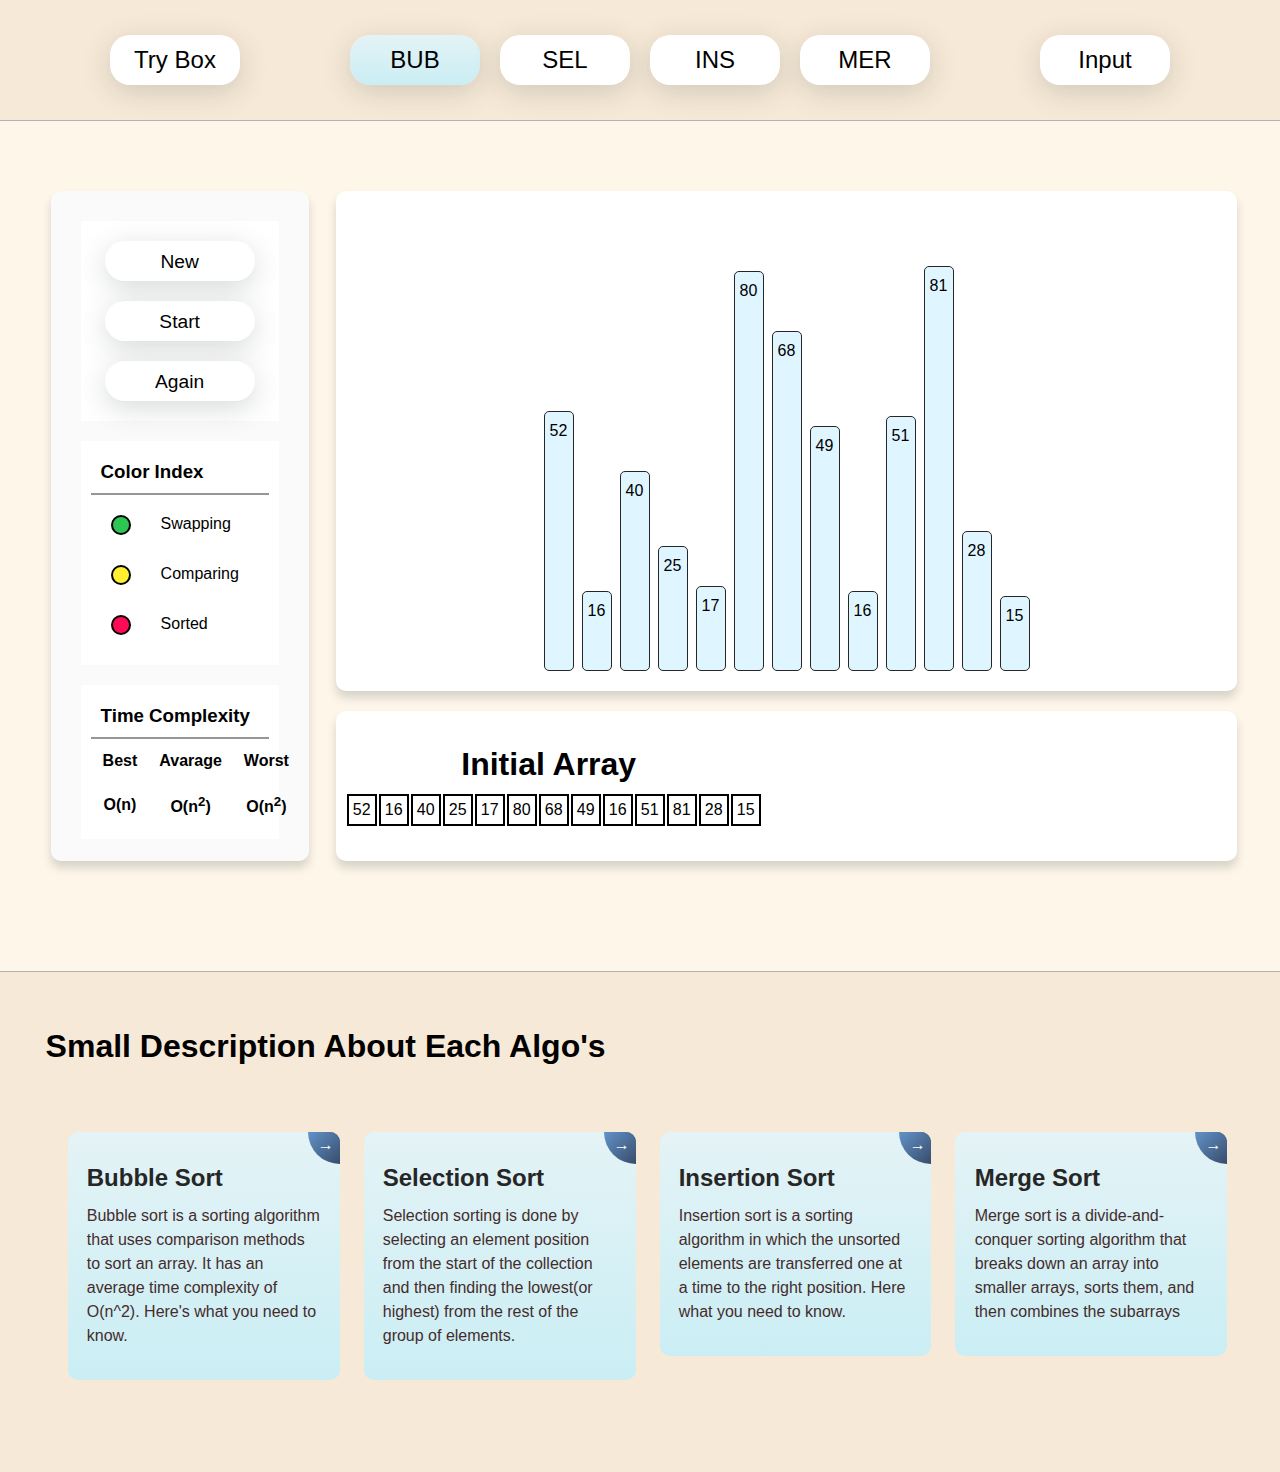
<file: index.html>
<html lang="en">
  <head>
    <meta charset="UTF-8" />
    <meta name="viewport" content="width=device-width, initial-scale=1.0" />
    <link rel="stylesheet" href="styles/style.css" />
    <link rel="stylesheet" href="styles/bubble.css" />
    <link rel="stylesheet" href="styles/insertion.css" />
    <link rel="stylesheet" href="styles/selection.css" />
    <title>Sorting Visualizer</title>
  </head>
  <body>
    <header class="header">
      <div class="btn-1 border flexbox">
        <div id="switch-btn">Try Box</div>
      </div>

      <div class="btn-container flexbox">
        <div class="btn-1 algo--1 border flexbox btn-1-active" data-value="1">
          <div class="flexbox">
            <!-- <svg xmlns="http://www.w3.org/2000/svg" width="24" height="24" id="bubble"><path fill="none" d="M0 0h24v24H0V0z"></path><circle cx="7.2" cy="14.4" r="3.2"></circle><circle cx="14.8" cy="18" r="2"></circle><circle cx="15.2" cy="8.8" r="4.8"></circle></svg> -->
            BUB
          </div>
        </div>
        <div class="btn-1 algo--2 border flexbox" data-value="2">
          <div class="flexbox">SEL</div>
        </div>
        <div class="btn-1 algo--3 border flexbox" data-value="3">
          <div class="flexbox">INS</div>
        </div>
        <div class="btn-1 algo--4 border flexbox" data-value="4">
          <div class="flexbox">MER</div>
        </div>
      </div>

      <div class="btn-1 border flexbox">
        <div id="input-array">Input</div>
      </div>
    </header>

    <div class="section-1 flexbox">
      <div class="main-container">
        <div class="settings">
          <div class="div-2">
            <div class="btns">
              <button class="btn-2" id="array">New</button>
              <button class="btn-2" id="start">Start</button>
              <button class="btn-2" id="again">Again</button>
            </div>
          </div>

          <div class="div-1">
            <div class="title">
              <h3>Color Index</h3>
            </div>
            <div class="line"></div>

            <div class="color flex">
              <div class="dot dot-1 green"></div>
              <div class="status status-1">Swapping</div>
            </div>

            <div class="color flex">
              <div class="dot dot-2 yellow"></div>
              <div class="status status-2">Comparing</div>
            </div>

            <div class="color flex">
              <div class="dot dot-3 red"></div>
              <div class="status status-3">Sorted</div>
            </div>
          </div>

          <div class="div-3">
            <div class="title">
              <h3>Time Complexity</h3>
            </div>
            <div class="line"></div>
            <div class="table">
              <table>
                <tr>
                  <td>Best</td>
                  <td>Avarage</td>
                  <td>Worst</td>
                </tr>
                <tr>
                  <td class="best">O(n)</td>
                  <td class="avg">O(n<sup>2</sup>)</td>
                  <td class="worst">O(n<sup>2</sup>)</td>
                </tr>
              </table>
            </div>
          </div>
        </div>

        <div class="container-2">
          <div class="bar-container" id="bar-container"></div>
          <div class="hide" id="box-container">
            <div class="container"></div>
          </div>

          <div class="process-container flex">
            <div class="array-display">
              <h1>Initial Array</h1>
              <div class="curr-array flexbox"></div>
            </div>
            <div class="process">
              <div class="para"></div>
              <br />
              <div class="para-2"></div>
            </div>
          </div>
        </div>
      </div>
    </div>

    <div class="section-3">
      <h1>Small Description About Each Algo's</h1>
      <div class="card-container">
        <a href="pages/bubble.html" target="_blank">
          <div class="card" data-value="1">
            <p class="card-title">Bubble Sort</p>
            <p class="small-desc">
              Bubble sort is a sorting algorithm that uses comparison methods to
              sort an array. It has an average time complexity of O(n^2). Here's
              what you need to know.
            </p>
            <div class="go-corner">
              <div class="go-arrow">→</div>
            </div>
          </div>
        </a>

        <a href="pages/selection.html" target="_blank">
          <div class="card" data-value="2">
            <p class="card-title">Selection Sort</p>
            <p class="small-desc">
              Selection sorting is done by selecting an element position from
              the start of the collection and then finding the lowest(or
              highest) from the rest of the group of elements.
            </p>
            <div class="go-corner">
              <div class="go-arrow">→</div>
            </div>
          </div>
        </a>

        <a href="pages/insertion.html" target="_blank">
          <div class="card" data-value="3">
            <p class="card-title">Insertion Sort</p>
            <p class="small-desc">
              Insertion sort is a sorting algorithm in which the unsorted
              elements are transferred one at a time to the right position. Here
              what you need to know.
            </p>
            <div class="go-corner">
              <div class="go-arrow">→</div>
            </div>
          </div>
        </a>

        <a href="pages/merge.html" target="_blank">
          <div class="card" data-value="4">
            <p class="card-title">Merge Sort</p>
            <p class="small-desc">
              Merge sort is a divide-and-conquer sorting algorithm that breaks
              down an array into smaller arrays, sorts them, and then combines
              the subarrays
            </p>
            <div class="go-corner">
              <div class="go-arrow">→</div>
            </div>
          </div>
        </a>
      </div>
    </div>

    <script src="scripts/main.js"></script>
    <script src="scripts/bubbleSort.js"></script>
    <script src="scripts/selectionSort.js"></script>
    <script src="scripts/insertionSort.js"></script>
    <script src="scripts/mergeSort.js"></script>
  </body>
</html>
</file>
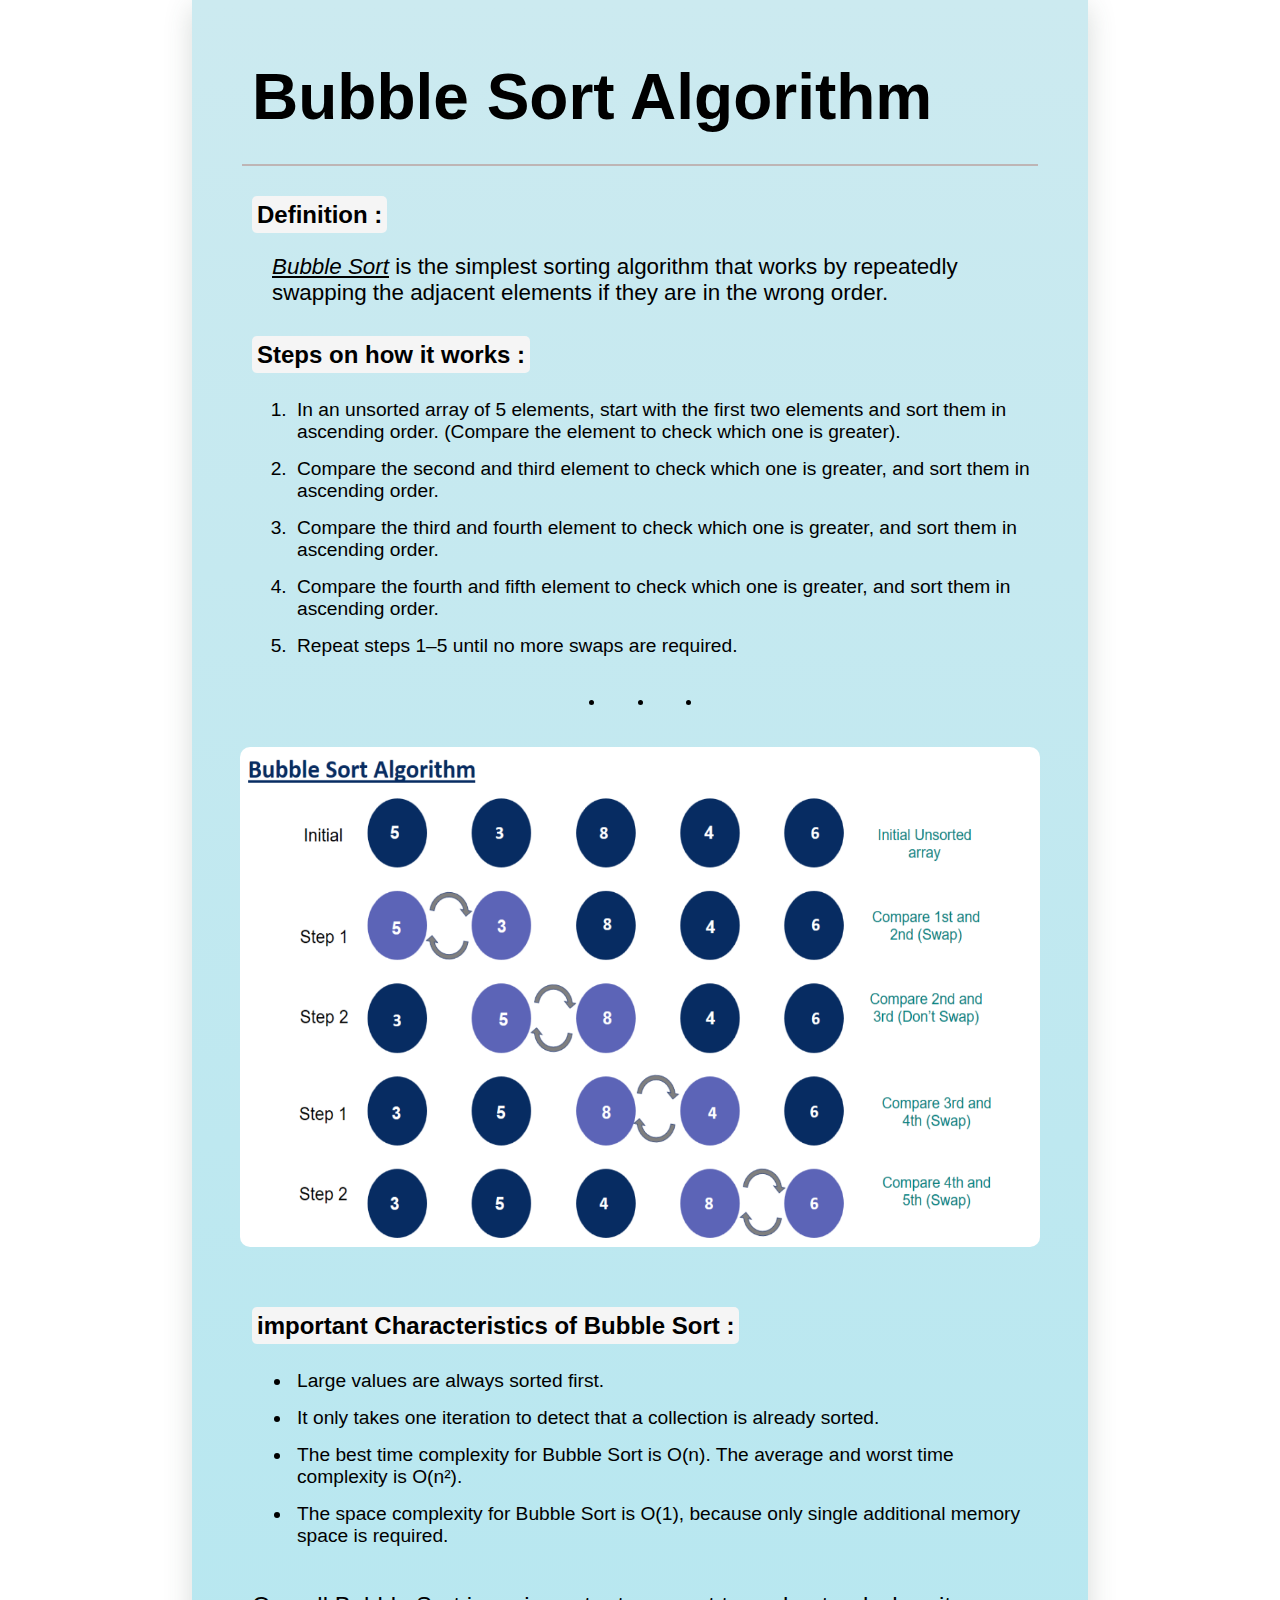
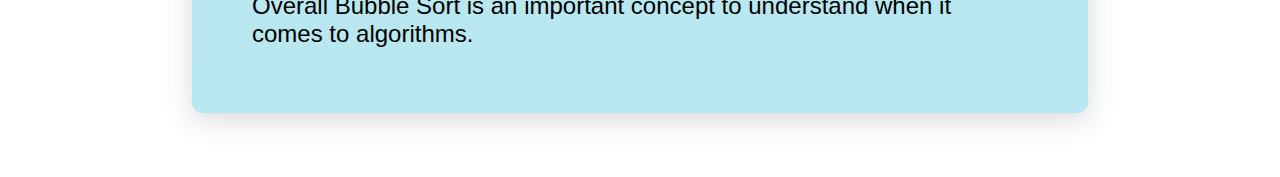
<file: pages/bubble.html>
<!DOCTYPE html>
<html>
    <head>
        <meta charset="UTF-8">
        <meta name="viewport" content="width=device-width, initial-scale=1.0">
        <link rel="stylesheet" href="pagestyle.css">
        <title>Bubble Sort</title>
    </head>

    <body>
        <div class="container">

            <div class="heading">
                Bubble Sort Algorithm
            </div>
            <div class="line"></div>

            <div class="title"><span class="title-1">Definition : </span></div>
            <div class="definition">
                <i><u>Bubble Sort</u></i> is the simplest sorting algorithm that works by repeatedly swapping the adjacent elements if they are in the wrong order.
            </div>

            <div class="title"><span class="title-1">Steps on how it works :</span></div>
            <div class="working"> 
                <ol>
                    <li>In an unsorted array of 5 elements, start with the first two elements and sort them in ascending order. (Compare the element to check which one is greater).</li>
                    <li>Compare the second and third element to check which one is greater, and sort them in ascending order.</li>
                    <li>Compare the third and fourth element to check which one is greater, and sort them in ascending order.</li>
                    <li>Compare the fourth and fifth element to check which one is greater, and sort them in ascending order.</li>
                    <li>Repeat steps 1–5 until no more swaps are required.</li>
                </ol>
            </div>

            <div class="dot-container">
                <div class="dots">
                    <div class="dot"></div>
                    <div class="dot"></div>
                    <div class="dot"></div>
                </div>
                
            </div>

            <div class="image">
                <img src="bubbleSortProcess.png" alt="Sort Process">
            </div>

            <div class="title"><span class="title-1">important Characteristics of Bubble Sort :</span></div>

            <div class="characteristics">
                <ul>
                    <li>Large values are always sorted first.</li>
                    <li>It only takes one iteration to detect that a collection is already sorted.</li>
                    <li>The best time complexity for Bubble Sort is O(n). The average and worst time complexity is O(n²).</li>
                    <li>The space complexity for Bubble Sort is O(1), because only single additional memory space is required.</li>
                </ul>
            </div>

            <div class="footer-text">
                Overall Bubble Sort is an important concept to understand when it comes to algorithms.
            </div>
            
        </div>
    </body>
</html>
</file>
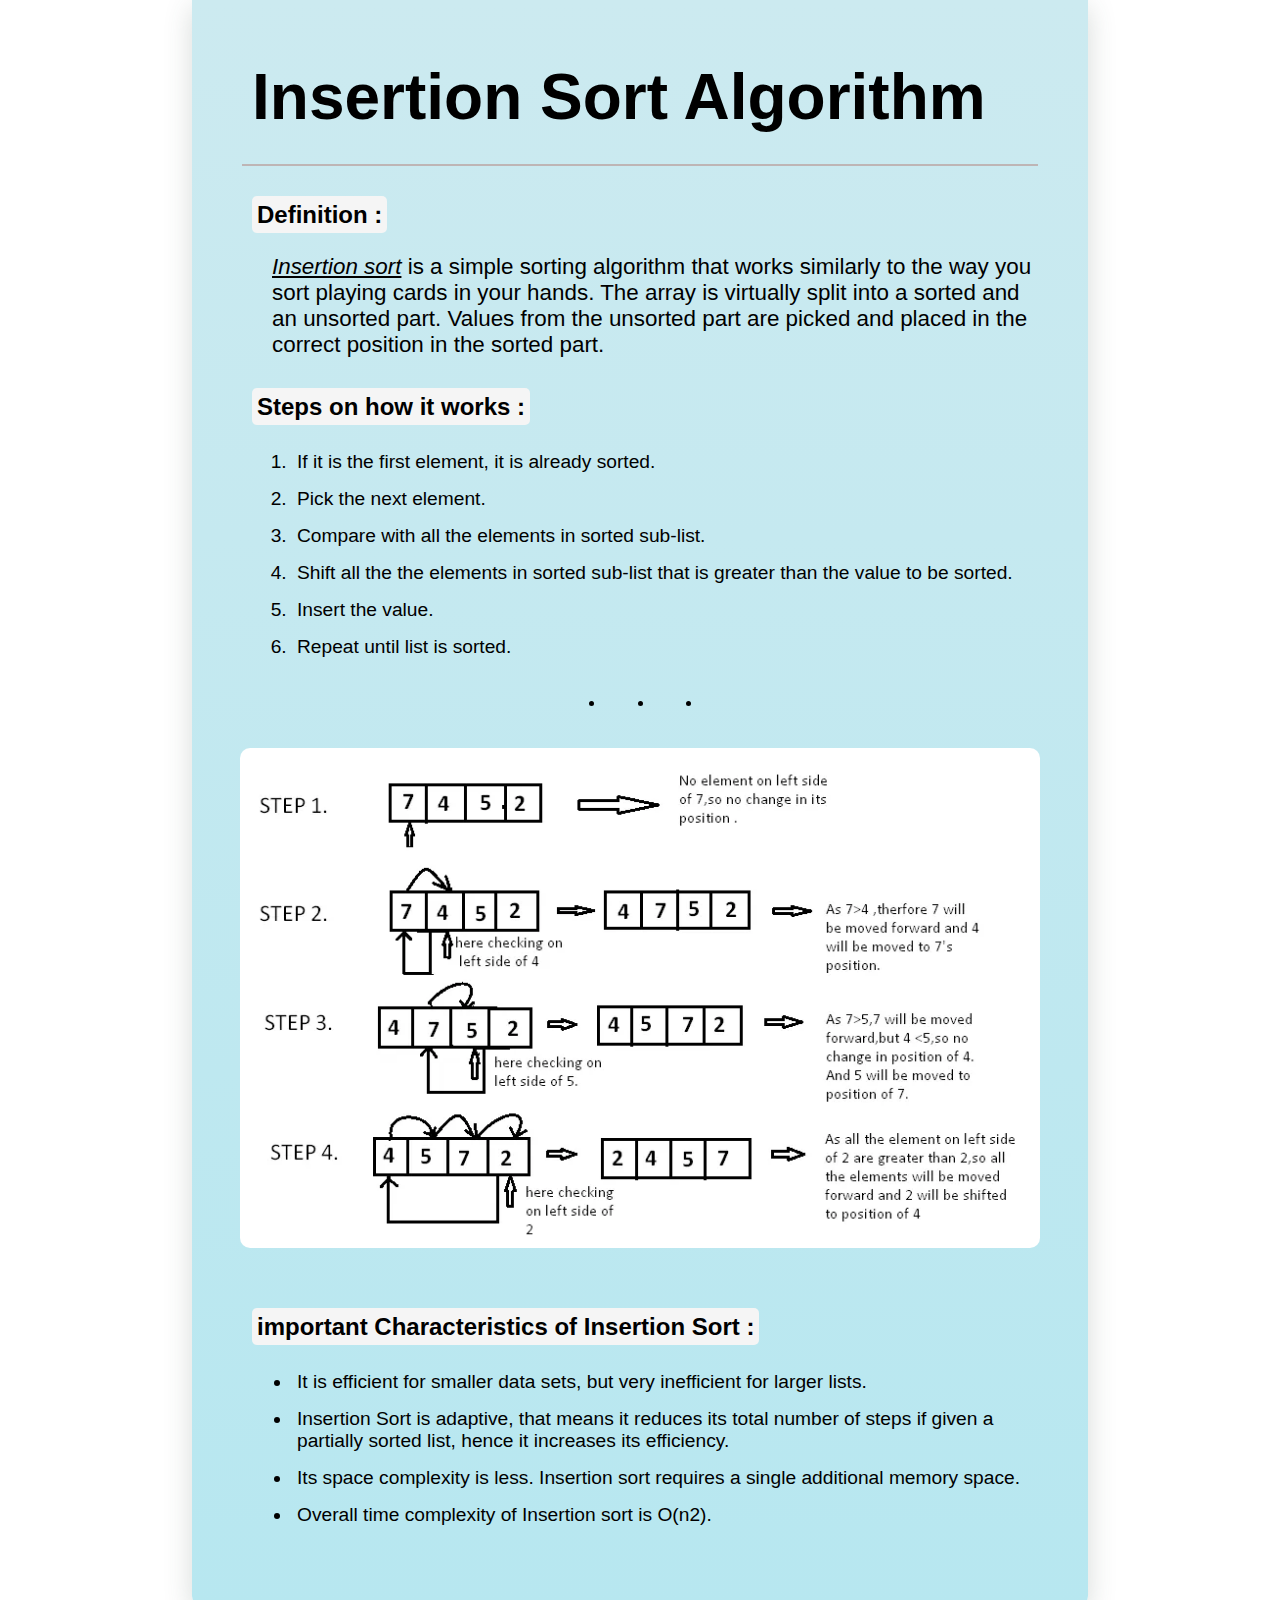
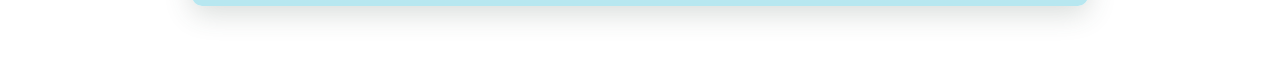
<file: pages/insertion.html>
<!DOCTYPE html>
<html lang="en">
<head>
    <meta charset="UTF-8">
    <meta name="viewport" content="width=device-width, initial-scale=1.0">
    <link rel="stylesheet" href="pagestyle.css">
    <title>Insertion Sort</title>
</head>
<body>
    <div class="container">
        <div class="heading">
            Insertion Sort Algorithm
        </div>
        <div class="line"></div>

        <div class="title"><span class="title-1">Definition : </span></div>
        <div class="definition">
            <i><u>Insertion sort</u></i> is a simple sorting algorithm that works similarly to the way you sort playing cards in your hands. The array is virtually split into a sorted and an unsorted part. Values from the unsorted part are picked and placed in the correct position in the sorted part.
        </div>

        <div class="title"><span class="title-1">Steps on how it works :</span></div>
        <div class="working">
            <ol>
                <li>If it is the first element, it is already sorted.</li>
                <li>Pick the next element.</li>
                <li>Compare with all the elements in sorted sub-list.</li>
                <li>Shift all the the elements in sorted sub-list that is greater than the value to be sorted.</li>
                <li>Insert the value.</li>
                <li>Repeat until list is sorted.</li>
            </ol>
        </div>

        <div class="dot-container">
            <div class="dots">
                <div class="dot"></div>
                <div class="dot"></div>
                <div class="dot"></div>
            </div>
            
        </div>

        <div class="image">
            <img src="insertionSortProcess.png" alt="Sort Process">
        </div>

        <div class="title"><span class="title-1">important Characteristics of Insertion Sort :</span></div>

        <div class="characteristics">
            <ul>
                <li>It is efficient for smaller data sets, but very inefficient for larger lists.</li>
                <li>Insertion Sort is adaptive, that means it reduces its total number of steps if given a partially sorted list, hence it increases its efficiency.</li>
                <li>Its space complexity is less. Insertion sort requires a single additional memory space.</li>
                <li>Overall time complexity of Insertion sort is O(n2).</li>
            </ul>
        </div>

    </div>
</body>
</html>
</file>
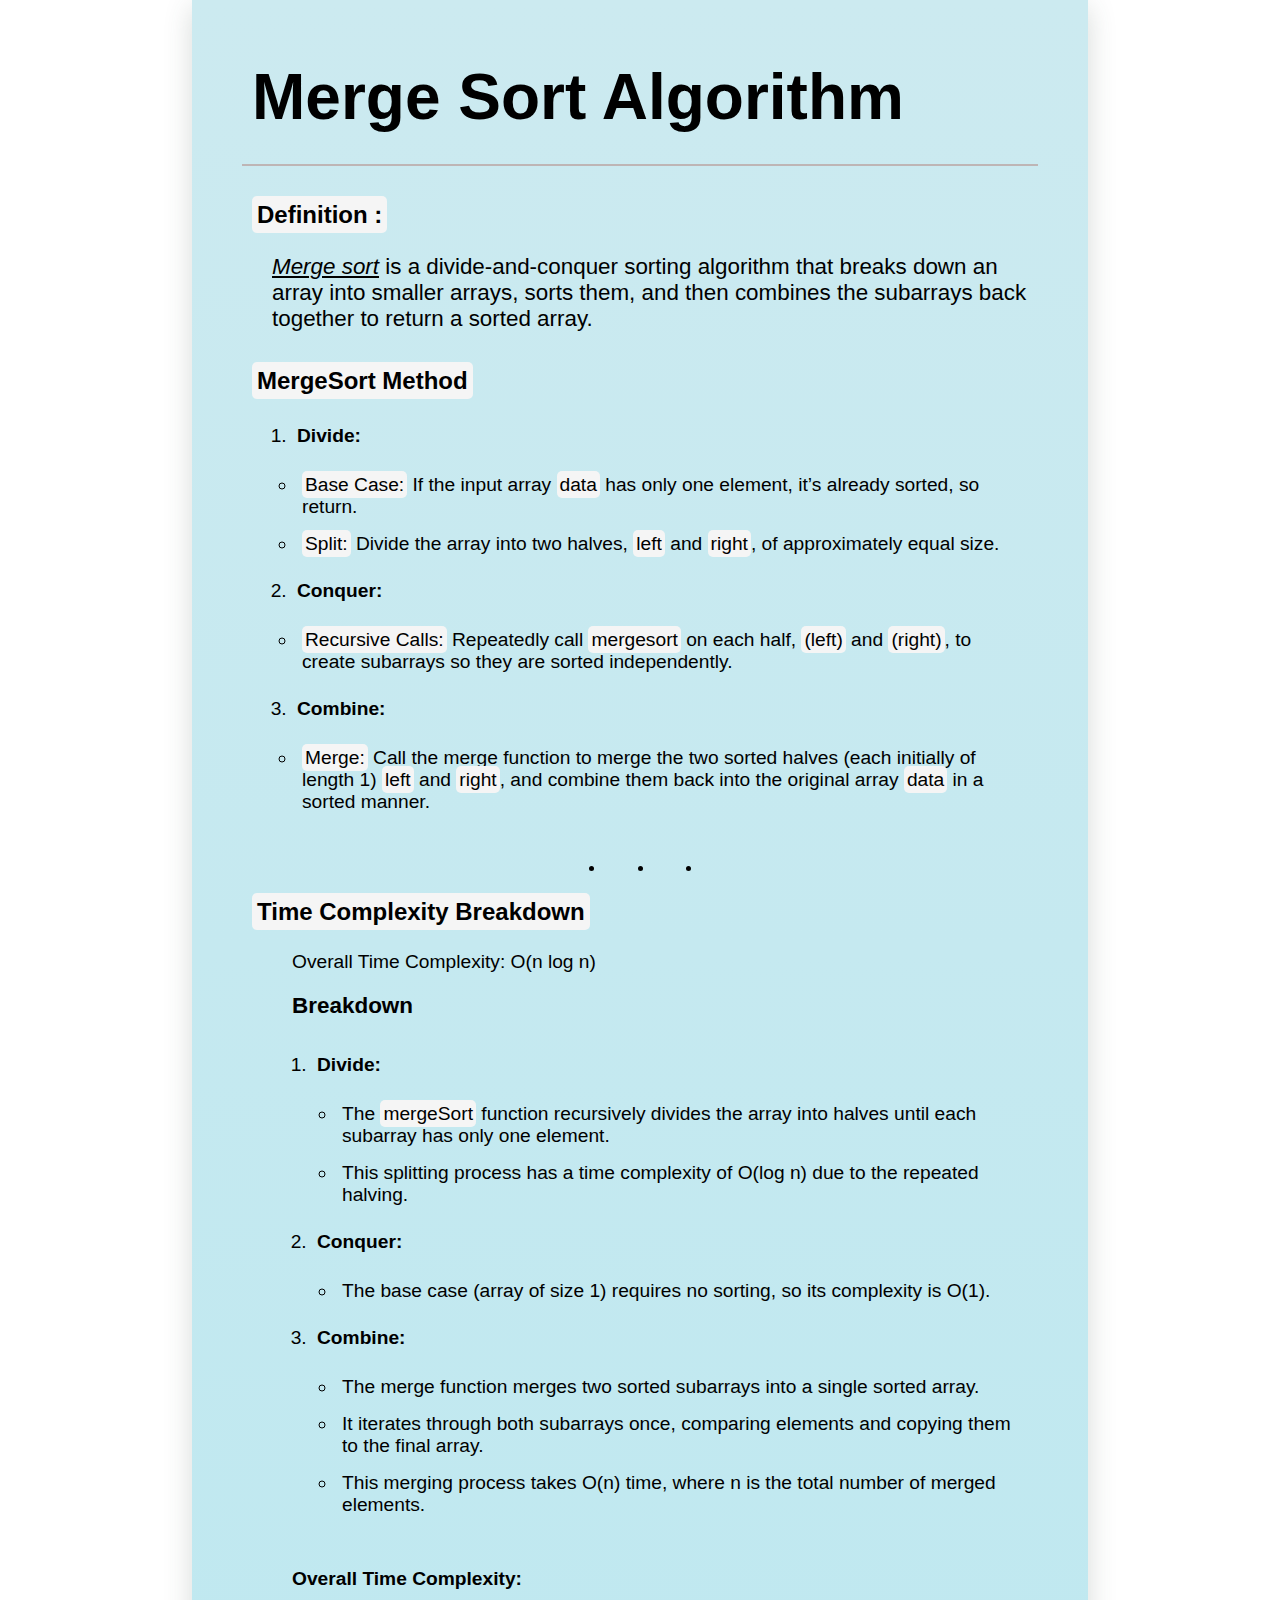
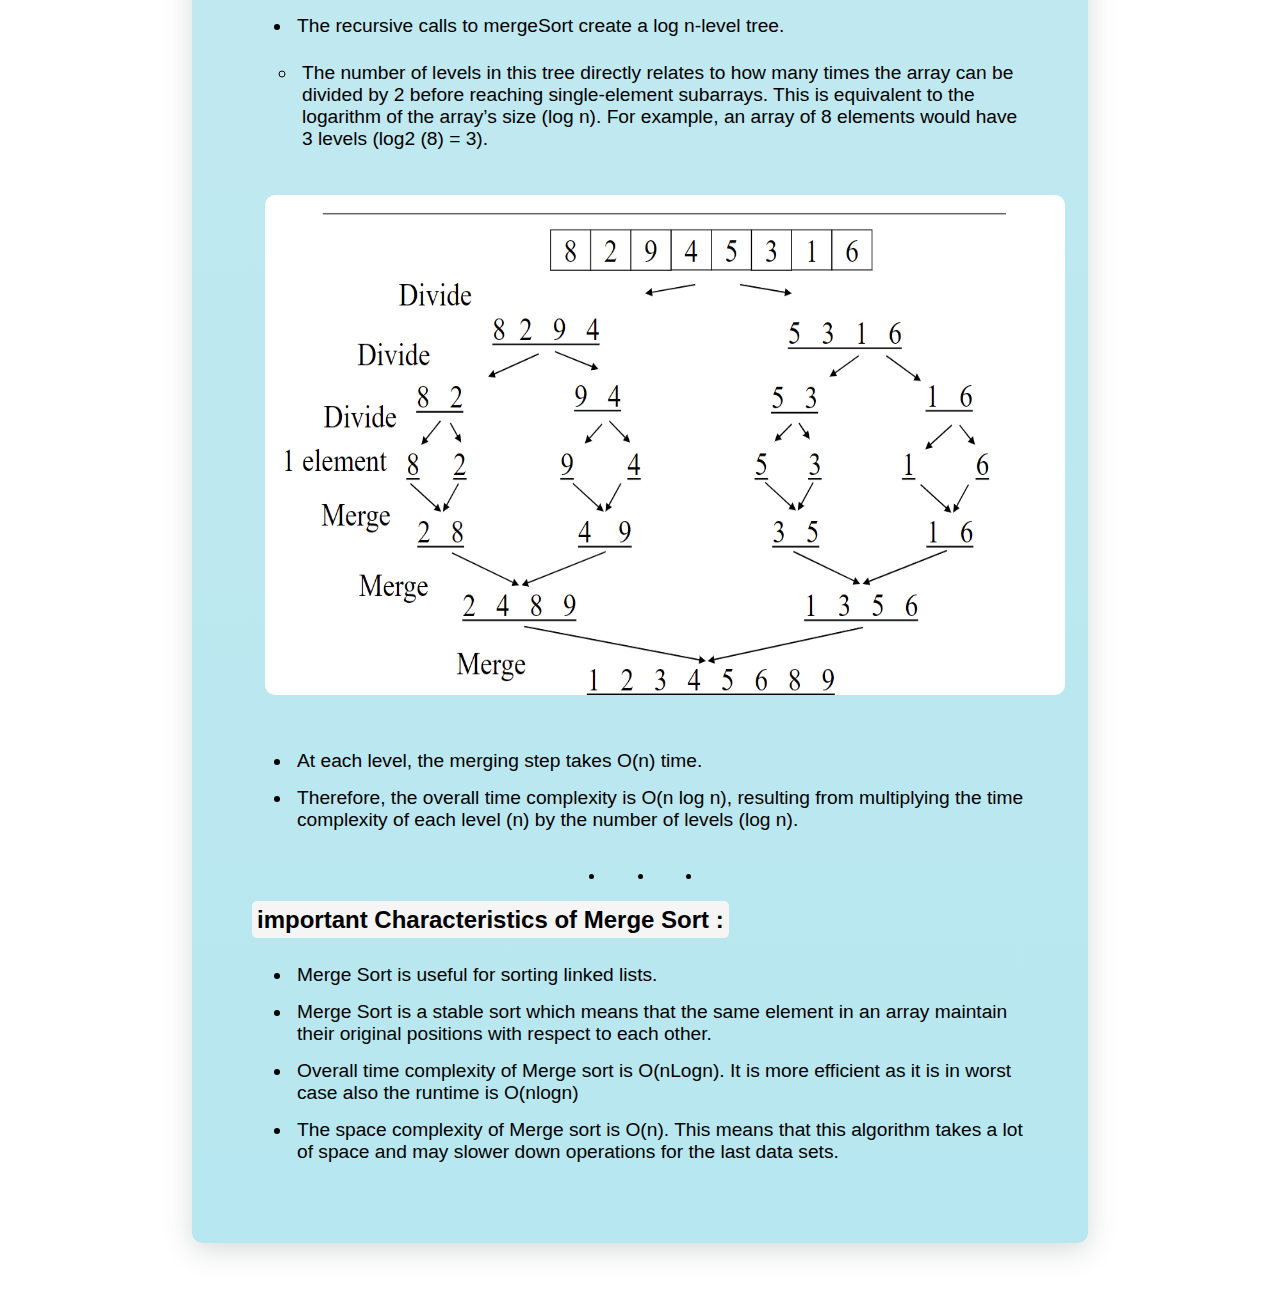
<file: pages/merge.html>
<!DOCTYPE html>
<html lang="en">
<head>
    <meta charset="UTF-8">
    <meta name="viewport" content="width=device-width, initial-scale=1.0">
    <link rel="stylesheet" href="pagestyle.css">
    <title>Merge Sort</title>
</head>
<body>
    <div class="container">
        <div class="heading">
            Merge Sort Algorithm
        </div>

        <div class="line"></div>

        <div class="title"><span class="title-1">Definition : </span></div>
        <div class="definition">
            <p><u><i>Merge sort</i></u> is a divide-and-conquer sorting algorithm that breaks down an array into smaller arrays, sorts them, and then combines the subarrays back together to return a sorted array.</p>
        </div>

        <div class="title"><span class="title-1">MergeSort Method </span></div>

        <div class="working">
            <ol>
                <li><b>Divide:</b> <br><br>
                    <ul>
                        <li><span class="highlight">Base Case:</span> If the input array <span class="highlight">data</span> has only one element, it’s already sorted, so return.</li>
                        <li><span class="highlight">Split:</span> Divide the array into two halves, <span class="highlight">left</span> and <span class="highlight">right</span>, of approximately equal size.</li>
                    </ul>
                </li>

                <li><b>Conquer:</b> <br><br>
                    <ul>
                        <li><span class="highlight">Recursive Calls:</span> Repeatedly call <span class="highlight">mergesort</span> on each half, <span class="highlight">(left)</span> and <span class="highlight">(right)</span>, to create subarrays so they are sorted independently.</li>
                    </ul>
                </li>

                <li><b>Combine:</b> <br><br>
                    <ul>
                        <li><span class="highlight">Merge:</span> Call the merge function to merge the two sorted halves (each initially of length 1) <span class="highlight">left</span> and <span class="highlight">right</span>, and combine them back into the original array <span class="highlight">data</span> in a sorted manner.</li>
                    </ul>
                </li>
            </ol>
        </div>

        <div class="dot-container">
            <div class="dots">
                <div class="dot"></div>
                <div class="dot"></div>
                <div class="dot"></div>
            </div>
            
        </div>

        


        <div class="title"><span class="title-1">Time Complexity Breakdown</span></div>

        <div class="complexity">
            <p>Overall Time Complexity: O(n log n)</p>

            <h3>Breakdown</h3>
                <ol>
                    <li><b>Divide:</b> <br><br>
                        <ul> 
                            <li>The <span class="highlight">mergeSort</span> function recursively divides the array into halves until each subarray has only one element.</li>
                            <li>This splitting process has a time complexity of O(log n) due to the repeated halving.</li>
                        </ul>
                    </li>

                    <li><b>Conquer:</b> <br><br>
                        <ul>
                            <li>The base case (array of size 1) requires no sorting, so its complexity is O(1).</li>
                        </ul>
                    </li>

                    <li><b>Combine:</b> <br><br>
                        <ul>
                            <li>The merge function merges two sorted subarrays into a single sorted array.</li>
                            <li>It iterates through both subarrays once, comparing elements and copying them to the final array.</li>
                            <li>This merging process takes O(n) time, where n is the total number of merged elements.</li>
                        </ul>
                    </li>
                </ol>

                <br>
                <p><b>Overall Time Complexity:</b></p>

                <ul>
                    <li><p>The recursive calls to mergeSort create a log n-level tree.</p>
                        <ul><li>The number of levels in this tree directly relates to how many times the array can be divided by 2 before reaching single-element subarrays. This is equivalent to the logarithm of the array’s size (log n). For example, an array of 8 elements would have 3 levels (log2 (8) = 3).</li></ul>
                    </li>
                    <div class="image">
                        <img src="mergeSortProcess.png" alt="Sort Process">
                    </div>
                    <li>At each level, the merging step takes O(n) time.</li>
                    <li>Therefore, the overall time complexity is O(n log n), resulting from multiplying the time complexity of each level (n) by the number of levels (log n).</li>
                </ul>
        </div>


        <div class="dot-container">
            <div class="dots">
                <div class="dot"></div>
                <div class="dot"></div>
                <div class="dot"></div>
            </div>
            
        </div>



        <div class="title"><span class="title-1">important Characteristics of Merge Sort :</span></div>

        <div class="characteristics">
            <ul>
                <li>Merge Sort is useful for sorting linked lists.</li>
                <li>Merge Sort is a stable sort which means that the same element in an array maintain their original positions with respect to each other.</li>
                <li>Overall time complexity of Merge sort is O(nLogn). It is more efficient as it is in worst case also the runtime is O(nlogn)</li>
                <li>The space complexity of Merge sort is O(n). This means that this algorithm takes a lot of space and may slower down operations for the last data sets.</li>
            </ul>
        </div>
    </div>
</body>
</html>
</file>
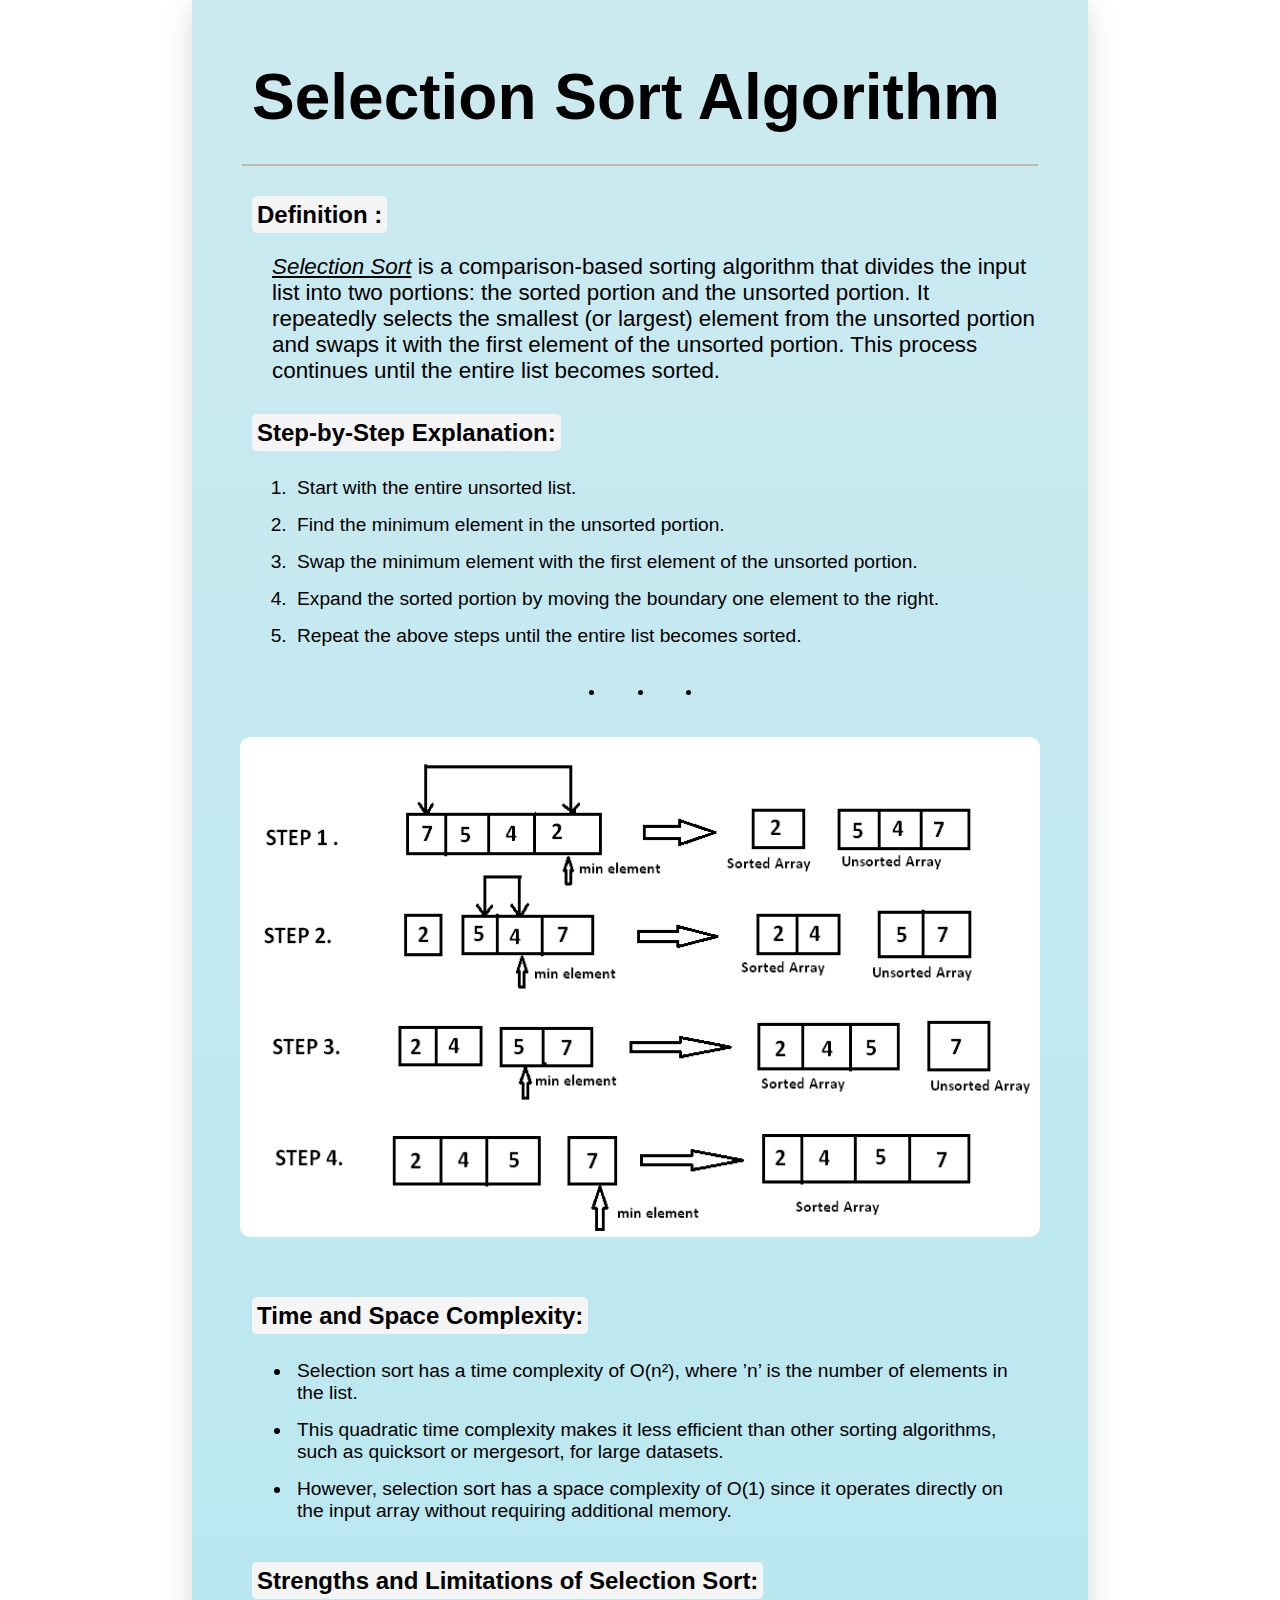
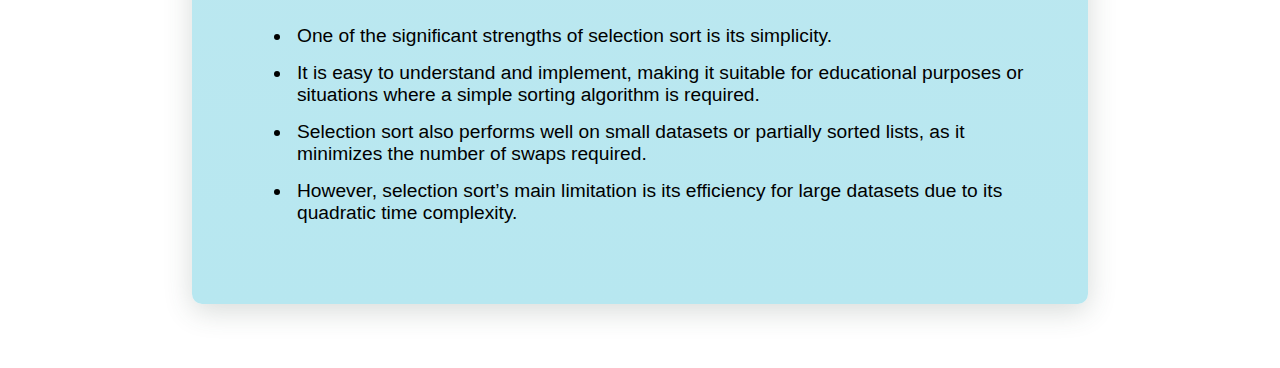
<file: pages/selection.html>
<!DOCTYPE html>
<html lang="en">
<head>
    <meta charset="UTF-8">
    <meta name="viewport" content="width=device-width, initial-scale=1.0">
    <link rel="stylesheet" href="pagestyle.css">
    <title>Selection Sort</title>
</head>
<body> 
    <div class="container">
        <div class="heading">
            Selection Sort Algorithm
        </div>
        <div class="line"></div>

            <div class="title"><span class="title-1">Definition : </span></div>
            <div class="definition">
                <i><u>Selection Sort</u></i> is a comparison-based sorting algorithm that divides the input list into two portions: the sorted portion and the unsorted portion. It repeatedly selects the smallest (or largest) element from the unsorted portion and swaps it with the first element of the unsorted portion. This process continues until the entire list becomes sorted.
            </div>

            <div class="title"><span class="title-1">Step-by-Step Explanation:</span></div>
            
            <div class="working">
                <ol>
                    <li>Start with the entire unsorted list.</li>
                    <li>Find the minimum element in the unsorted portion.</li>
                    <li>Swap the minimum element with the first element of the unsorted portion.</li>
                    <li>Expand the sorted portion by moving the boundary one element to the right.</li>
                    <li>Repeat the above steps until the entire list becomes sorted.</li>
                </ol>
            </div>

            <div class="dot-container">
                <div class="dots">
                    <div class="dot"></div>
                    <div class="dot"></div>
                    <div class="dot"></div>
                </div>
                
            </div>

            <div class="image">
                <img src="selectionSortProcess.png" alt="Sort Process">
            </div>

            <div class="title"><span class="title-1">Time and Space Complexity:</span></div>

            <div class="explaination">
                <ul>
                    <li>Selection sort has a time complexity of O(n²), where ’n’ is the number of elements in the list. </li>
                    <li>This quadratic time complexity makes it less efficient than other sorting algorithms, such as quicksort or mergesort, for large datasets. </li>
                    <li>However, selection sort has a space complexity of O(1) since it operates directly on the input array without requiring additional memory.</li>
                </ul>
            </div>

            <div class="title"><span class="title-1">Strengths and Limitations of Selection Sort:</span></div>

            <div class="explaination">
                <ul>
                    <li>One of the significant strengths of selection sort is its simplicity.</li>
                    <li> It is easy to understand and implement, making it suitable for educational purposes or situations where a simple sorting algorithm is required. </li>
                    <li>Selection sort also performs well on small datasets or partially sorted lists, as it minimizes the number of swaps required. </li>
                    <li>However, selection sort’s main limitation is its efficiency for large datasets due to its quadratic time complexity.</li>
                </ul>
            </div>

    </div>
</body>
</html>
</file>
<file: styles/style.css>
*,
*::before,
*::after {
  box-sizing: border-box;
}
* {
  margin: 0;
  padding: 0;
  font-family: Arial, Helvetica, sans-serif;
}

:root {
  --color-red: #ff0a54;
  --color-yellow: #ffee32;
  --color-green: #2dc653;
  --color-blue: #dff5ff;
  --color-orange: #ffd23f;
  --color-blue-2: #7bd3ea; /* current element in selection sort */
}

.flexbox {
  display: flex;
  flex-direction: row;
  justify-content: center;
  align-items: center;
}


.flex {
  display: flex;
  flex-direction: row;
}

body {
 background-color: #FFF6EA;
}
/* Header Styling */
.header {
  display: flex;
  flex-direction: row;
  justify-content: space-evenly;
  align-items: center;
  padding: 10px;
  background-color: #F7E9D7;
}

.btn-container {
  height: 100px;
}

.btn-1 {
  font-weight: 500;
  font-size: 1.5rem;
  border-radius: 20px;
  background-color: white;
  width: 130px;
  height: 50px;
  color: black;
  cursor: pointer;
  padding: 10px;
  border: none;
  margin: 10px;
  box-shadow: rgba(53, 73, 65, 0.2) 0px 7px 29px 0px;
}
.btn-1:hover {
  /* background-color: rgb(0, 238, 255); */
  /* background-color: var(--color-blue); */
  background: linear-gradient(to bottom, #e4f3f6, #caeef4);
  transform: translateY(-5px);
  box-shadow: 0 10px 20px rgba(27, 27, 27, 0.5);
}

.btn-1::after {
  content: "";
  display: inline-block;
  height: 100%;
  width: 100%;
  border-radius: 100px;
  top: 0;
  left: 0;
  position: absolute;
  z-index: -1;
  transition: all 0.3s;
}

.btn-1:hover::after {
  transform: scaleX(1.4) scaleY(1.5);
  opacity: 0;
}

.btn-1:active {
  transform: translateY(-3px);
}

.btn-1-active {
  /* background-color: var(--color-blue); */
  background: linear-gradient(to bottom, #e4f3f6, #caeef4);
  /* border: 2px solid black; */
}

.algo {
  height: 30px;
  width: 100px;
  font-size: 1.5rem;
}

/* Section one Styling  */

.section-1 {
  width: 100%;
  padding-top: 50px;
  padding-bottom: 50px;
  border-bottom: 1px solid rgb(179, 179, 179);
  border-top: 1px solid rgb(179, 179, 179);
}

.main-container {
  height: 750px;
  width: 100%;
  padding-left: 2%;
  padding-right: 2%;
  display: flex;
  flex-direction: column;
  flex-wrap: wrap;
  /* background-color: #F7E9D7; */
  background-color: #FFF6EA ;

}

.settings {
  display: flex;
  flex-direction: column;
  height: 670px;
  width: 21%;

  margin-top: 20px;
  margin-left: 25px;
  margin-right: 10px;
  margin-bottom: 20px;

  padding: 20px;

  border-radius: 10px;
  /* border: 1px solid black; */
  background-color: #fafafa;
  box-shadow: rgba(53, 73, 65, 0.2) 0px 7px 10px 0px;
}

.container-2 {
  height: 670px;
  width: 75%;
}

.bar-container {
  display: flex;
  flex-direction: row;
  justify-content: center;
  align-items: center;

  height: 500px;

  margin-top: 20px;
  margin-left: 10px;
  margin-right: 10px;
  margin-bottom: 20px;
  align-items: flex-end;

  border-radius: 10px;
  padding: 20px;
  background: white;
  box-shadow: rgba(53, 73, 65, 0.2) 0px 7px 10px 0px;
}

.bar {
  color: black;
  width: 30px;
  text-align: center;
  border-radius: 5px;
  background: var(--color-blue);
  margin: 0px 4px;
  border: 1px solid #262626;
  padding-top: 10px;
  transition: transform 0.3s ease-in-out, height 0.3s ease-in-out;
}

.hide {
  display: none;
}

.box-container {
  display: grid;
  grid-template-rows: 100px 100px 100px 100px 100px;
  grid-template-columns: 100px 100px 100px 100px 100px 100px 100px 100px 100px;

  background-color: white;
  box-shadow: rgba(53, 73, 65, 0.2) 0px 7px 10px 0px;
  border-radius: 10px;

  margin-top: 20px;
  margin-left: 10px;
  margin-right: 10px;
  margin-bottom: 20px;
}
.container {
  background-color: white;
  border-radius: 10px;
  grid-row: 2/5;
  grid-column: 1/12;

  padding-left: 2%;
  padding-right: 2%;
  display: flex;
  justify-content: center;
  align-items: center;
}

.box {
  height: 100px;
  width: 96px;
  background-color: #dff5ff;
  padding: 1em;
  margin: 2px;
  border-radius: 20px;
  font-size: 25px;
  display: flex;
  justify-content: center;
  align-items: center;
}

.min-index-box {
  box-shadow: 10px 10px rgb(2, 24, 31);
}

.process-container {
  height: 150px;
  background-color: white;

  margin-top: 10px;
  margin-left: 10px;
  margin-right: 10px;
  margin-bottom: 15px;

  border-radius: 10px;
  box-shadow: rgba(53, 73, 65, 0.2) 0px 7px 10px 0px;
}

.process {
  height: 150px;
  font-weight: bolder;
  font-size: 1.5rem;
  border-top-left-radius: 10px;
  border-bottom-left-radius: 10px;
  flex-grow: 1;
  display: flex;
  flex-direction: column;
  justify-content: center;
  align-items: center;
}

.para,
.para-2 {
  padding: 10px;
  border-radius: 5px;
}

.btns {
  width: 200px;
  border-top-right-radius: 10px;
  border-bottom-right-radius: 10px;
  display: flex;
  flex-direction: column;
  justify-content: center;
  align-items: center;
}

.btn-2 {
  font-weight: 200;
  font-size: 1.2rem;
  border-radius: 10rem;
  background-color: white;
  
  width: 150px;
  height: 40px;
  color: black;
  cursor: pointer;
  padding: 10px;
  border: none;
  margin: 10px;
  box-shadow: rgba(53, 73, 65, 0.2) 0px 7px 29px 0px;
}

.div-1 {
  height: 250px;
  padding: 10px;
  margin: 10px;
  background-color: white;
}

.div-2 {
  height: 200px;
  padding: 10px;
  margin: 10px;
  background-color: white;
  display: flex;
  justify-content: center;
  align-items: center;
}

.btn-2:hover {
  background: linear-gradient(to bottom, #e4f3f6, #caeef4);
  transform: translateY(-5px);
  box-shadow: 0 10px 20px rgba(27, 27, 27, 0.5);
}

.btn-2:active {
  transform: translateY(-3px);
}

.btn-2::after {
  content: "";
  display: inline-block;
  height: 100%;
  width: 100%;
  border-radius: 100px;
  top: 0;
  left: 0;
  position: absolute;
  z-index: -1;
  transition: all 0.3s;
}

/* .btn-2:hover::after {
  background-color: rgb(0, 238, 255);
  transform: scaleX(1.4) scaleY(1.5);
  opacity: 0;
 } */

.div-3 {
  height: 200px;
  /* width: 260px; */
  padding: 10px;
  margin: 10px;
  /* border-radius: 10px; */
  background-color: white;
}

.line {
  height: 2px;
  background-color: rgb(151, 150, 150);
}
.title {
  margin: 10px;
}

.color {
  margin: 10px;
  padding: 10px;
}

.dot {
  height: 20px;
  width: 20px;
  border: 2px solid black;
  border-radius: 25px;
}

.yellow {
  background-color: #ffee32;
}
.red {
  background-color: #ff0a54;
}
.green {
  background-color: #2dc653;
}
.orange {
  background-color: orange;
}
.blue {
  background-color: #7bd3ea;
}

.status {
  margin-left: 30px;
}

.speed {
  margin: 10px;
  padding: 10px;
  font-weight: bold;
}

.speed_input {
  margin-left: 20px;
  width: 50%;
}

.size_input {
  margin-left: 36px;
  width: 50%;
}

.table {
  width: 80%;
  /* height: 100px; */
}
table {
  width: 80%;
  height: 90px;
}

td {
  padding: 10px;
  text-align: center;
  font-weight: bolder;
}

.bar-compare {
  transform: scale(1.1, 1.1);
  /* transition: transform 0.5s ease-in-out; */
}

/* Tabbed compenent style */

.section-2 {
  /* height: 850px; */
  width: 100%;
  /* margin-top: 30px; */
  padding-top: 50px;
  padding-bottom: 80px;
  border-bottom: 1px solid rgb(179, 179, 179);
  border-top: 1px solid rgb(179, 179, 179);
}

.program-container {
  width: 90%;
  padding: 2%;
  box-shadow: rgba(53, 73, 65, 0.2) 0px 7px 29px 0px;
  background-color: #fafafa;
  border-radius: 10px;
  margin: 2%;
}

.program-container h1 {
  align-self: flex-start;
  height: 60px;
  font-size: 2rem;
}

.program {
  height: 640px;
  border-radius: 10px;
  border: 2px solid #31363f;
}

.btn {
  display: inline-block;
  background-color: var(--color-primary);
  font-size: 1.6rem;
  font-family: inherit;
  font-weight: 500;
  border: none;
  padding: 1.25rem 4.5rem;
  border-radius: 10rem;
  cursor: pointer;
  transition: all 0.3s;
}

.btn:hover {
  background-color: var(--color-primary-darker);
}


/* Cards styling */

.section-3 h1 {
  padding: 20px;
  margin-top: 10px;
  margin-bottom: 20px;
}

.section-3 {
  height: 500px;
  padding: 2%;
  background-color: #F7E9D7;
}

.card-container {
  margin-left: 15px;
  padding: 15px;
  display: flex;
  
}

.card-title {
  color: #262626;
  font-size: 1.5em;
  line-height: normal;
  font-weight: 700;
  margin-bottom: 0.5em;
  overflow: hidden;
}

.small-desc {
  font-size: 1em;
  font-weight: 400;
  line-height: 1.5em;
  color: #452c2c;
}

.small-desc {
  font-size: 1em;
}

.go-corner {
  display: flex;
  align-items: center;
  justify-content: center;
  position: absolute;
  width: 2em;
  height: 2em;
  overflow: hidden;
  top: 0;
  right: 0;
  background: linear-gradient(135deg, #6293c8, #384c6c);
  border-radius: 0 4px 0 32px;
}

.go-arrow {
  margin-top: -4px;
  margin-right: -4px;
  color: white;
  font-family: courier, sans;
}

.card {
  display: block;
  position: relative;
  max-width: 300px;
  max-height: 320px;
  background-color: #f2f8f9;
  border-radius: 10px;
  padding: 2em 1.2em;
  margin: 12px;
  text-decoration: none;
  z-index: 0;
  overflow: hidden;
  background: linear-gradient(to bottom, #e4f3f6, #caeef4);
  font-family: Arial, Helvetica, sans-serif;
}

.card:before {
  content: "";
  position: absolute;
  z-index: -1;
  top: -16px;
  right: -16px;
  background: linear-gradient(135deg, #364a60, #384c6c);
  height: 32px;
  width: 32px;
  border-radius: 32px;
  transform: scale(1);
  transform-origin: 50% 50%;
  transition: transform 0.35s ease-out;
}

.card:hover:before {
  transform: scale(28);
}

.card:hover .small-desc {
  transition: all 0.5s ease-out;
  color: rgba(255, 255, 255, 0.8);
}

.card:hover .card-title {
  transition: all 0.5s ease-out;
  color: #ffffff;
}

a:link {
  text-decoration: none;
}

a:visited {
  text-decoration: none;
}

a:hover {
  text-decoration: none;
}

a:active {
  text-decoration: none;
}
.array-box {
  padding: 5px;
  margin: 1px;
  width: 30px;
  display: flex;
  justify-content: center;
  align-items: center;
  border: 2px solid black;
}
.curr-array {
  margin-left: 10px;
}

.process-container h1 {
  margin-bottom: 10px;
}
.array-display {
  display: flex;
  flex-direction: column;
  justify-content: center;
  align-items: center;
}



/* OPERATIONS */
/* .operations {
  max-width: 100rem;
  margin: 3.5rem auto 0 auto;
  border-radius: 15px;
  color: white;
  background-color: #31363F;
  background-color: #31363f;
}

.operations__tab-container {
  display: flex;
  justify-content: center;
}

.operations__tab {
  margin-right: 2.5rem;
  transform: translateY(-50%);
}

.operations__tab span {
  margin-right: 1rem;
  font-weight: 600;
  display: inline-block;
}

.operations__tab--1 {
  background-color: var(--color-secondary);
}

.operations__tab--1:hover {
  background-color: var(--color-secondary-darker);
}

.operations__tab--3 {
  background-color: var(--color-tertiary);
  margin: 0;
}

.operations__tab--3:hover {
  background-color: var(--color-tertiary-darker);
}

.operations__tab--active {
  transform: translateY(-66%);
}

.operations__content {
  display: none;

  JUST PRESENTATIONAL
  font-size: 1.7rem;
  font-family: monospace;
  padding: 2.5rem 7rem 6.5rem 7rem;
}

.operations__content--active {
  display: grid;
  grid-template-columns: 7rem 1fr;

  column-gap: 3rem;
  row-gap: 0.5rem;
  font-family: monospace;
  border-radius: 15px;
} */
</file>
<file: styles/bubble.css>
.bar-left-to-right-100 {
    animation-name: left-to-right-100;
    animation-duration: 1s;
    animation-timing-function: ease-in-out;
    animation-fill-mode: forwards;
    animation-delay: 0.5s;
    /* animation: left-to-right 1.5s ease-in-out forwards; */
}

@keyframes left-to-right-100 {
    0% {
        transform: translateY(0);
    } 
    33% {
        transform: translateY(-200px);
    }
    66% {
        transform: translateX(100px) translateY(-200px);
    }
    100% {
        transform: translateY(200px) translateX(100px) translateY(-200px);
    }
}

.bar-right-to-left-100 {
    animation-name: right-to-left-100;
    animation-duration: 1s;
    animation-timing-function: ease-in-out;
    animation-fill-mode: forwards;
    animation-delay: 0.5s;
    /* animation: right-to-left 1.5s ease-in-out forwards; */
}

@keyframes right-to-left-100 {
    0% {
        transform: translateY(0);
    }
    33% {
        transform: translateY(200px);
    }
    66% {
        transform: translateX(-100px) translateY(200px);
    }
    100%{
        transform: translateY(-200px) translateX(-100px) translateY(200px);
    }
}
</file>
<file: styles/insertion.css>
.pick-current-element {
    animation-name: pick-current-element;
    animation-duration: 1s;
    animation-timing-function: ease-in-out;
    animation-fill-mode: forwards;
    animation-delay: 0.5s;
    transition: grid-row 1s ease-in-out;
}

@keyframes pick-current-element {
    0% {
        transform: translateY(0);
    } 
    100% {
        transform: translateY(-200px);
    }
}

.insert-element-100 {
    animation-name: insert-element-100;
    animation-duration: 1s;
    animation-timing-function: ease-in-out;
    animation-fill-mode: forwards;
    animation-delay: 0.5s;
}

@keyframes insert-element-100 {
    0% {
        transform: translateY(0);
    }
    50% {
        transform: translateX(-100px);
    }
    100% {
        transform: translateX(-100px) translateY(200px);
    }
}


.temp{

    display: flex;
    justify-content: center;
    align-items: center;

    /* background-color: #DFF5FF; */
    background-color: #ffd23f;;
    padding: 1em;
    margin: 2px;
    border-radius: 20px;
    font-size: 25px;
}


.right-shift-100 {
    animation-name: right-shift-100;
    animation-duration: 0.5s;
    animation-timing-function: ease-in-out;
    animation-fill-mode: forwards;
    animation-delay: 0.25s;
}

@keyframes right-shift-100 {
    0% {
        transform: translateY(0);
    } 
    100% {
        transform: translateX(100px);
    }
}

.left-shift-100 {
    animation-name: left-shift-100;
    animation-duration: 0.5s;
    animation-timing-function: ease-in-out;
    animation-fill-mode: forwards;
    animation-delay: 0.25s;
}

@keyframes left-shift-100 {
    0% {
        transform: translateY(0);
    } 
    100% {
        transform: translateX(-100px);
    }
}

/* --------------------up right 500px shift-------------------- */
.up-200-right-5 {
    animation-name: up-right-5;
    animation-duration: 0.75s;
    animation-timing-function: ease-in-out;
    animation-fill-mode: forwards;
    animation-delay: 0.25s;
}

@keyframes up-right-5 {
    0% {
        transform: translateY(0);
    } 
    50% {
        transform: translateY(-200px);
    }
    100% {
        transform: translateX(500px) translateY(-200px);
    }
}

/* --------------------up right 500px shift-------------------- */

/* --------------------up right 400px shift-------------------- */
.up-200-right-4 {
    animation-name: up-right-4;
    animation-duration: 0.75s;
    animation-timing-function: ease-in-out;
    animation-fill-mode: forwards;
    animation-delay: 0.25s;
}

@keyframes up-right-4 {
    0% {
        transform: translateY(0);
    } 
    50% {
        transform: translateY(-200px);
    }
    100% {
        transform: translateX(400px) translateY(-200px);
    }
}

/* --------------------up right 400px shift-------------------- */

/* --------------------up right 300px shift-------------------- */
.up-200-right-3 {
    animation-name: up-right-3;
    animation-duration: 0.75s;
    animation-timing-function: ease-in-out;
    animation-fill-mode: forwards;
    animation-delay: 0.25s;
}

@keyframes up-right-3 {
    0% {
        transform: translateY(0);
    } 
    50% {
        transform: translateY(-200px);
    }
    100% {
        transform: translateX(300px) translateY(-200px);
    }
}

/* --------------------up right 300px shift-------------------- */

/* --------------------up right 200px shift-------------------- */
.up-200-right-2 {
    animation-name: up-right-2;
    animation-duration: 0.75s;
    animation-timing-function: ease-in-out;
    animation-fill-mode: forwards;
    animation-delay: 0.25s;
}

@keyframes up-right-2 {
    0% {
        transform: translateY(0);
    } 
    50% {
        transform: translateY(-200px);
    }
    100% {
        transform: translateX(200px) translateY(-200px);
    }
}

/* --------------------up right 200px shift-------------------- */

/* --------------------up right 100px shift-------------------- */

.up-200-right-1 {
    animation-name: up-right-1;
    animation-duration: 0.75s;
    animation-timing-function: ease-in-out;
    animation-fill-mode: forwards;
    animation-delay: 0.25s;
}

@keyframes up-right-1 {
    0% {
        transform: translateY(0);
    } 
    50% {
        transform: translateY(-200px);
    }
    100% {
        transform: translateX(100px) translateY(-200px);
    }
}

/* --------------------up right 100px shift-------------------- */

/* --------------------up right 0px shift-------------------- */

.up-200-right-0 {
    animation-name: up-right-0;
    animation-duration: 0.75s;
    animation-timing-function: ease-in-out;
    animation-fill-mode: forwards;
    animation-delay: 0.25s;
}

@keyframes up-right-0 {
    0% {
        transform: translateY(0);
    } 
    100% {
        transform: translateY(-200px);
    }
}

/* --------------------up right 0px shift-------------------- */

/* --------------------up right -100px shift-------------------- */

.up-200-right--1 {
    animation-name: up-right--1;
    animation-duration: 0.75s;
    animation-timing-function: ease-in-out;
    animation-fill-mode: forwards;
    animation-delay: 0.25s;
}

@keyframes up-right--1 {
    0% {
        transform: translateY(0);
    } 
    50% {
        transform: translateY(-200px);
    }
    100% {
        transform: translateX(-100px) translateY(-200px);
    }
}

/* --------------------up right -100px shift-------------------- */

/* --------------------up right -200px shift-------------------- */

.up-200-right--2 {
    animation-name: up-right--2;
    animation-duration: 0.75s;
    animation-timing-function: ease-in-out;
    animation-fill-mode: forwards;
    animation-delay: 0.25s;
}

@keyframes up-right--2 {
    0% {
        transform: translateY(0);
    } 
    50% {
        transform: translateY(-200px);
    }
    100% {
        transform: translateX(-200px) translateY(-200px);
    }
}

/* --------------------up right -200px shift-------------------- */

/* --------------------up right -300px shift-------------------- */
.up-200-right--3 {
    animation-name: up-right--3;
    animation-duration: 0.75s;
    animation-timing-function: ease-in-out;
    animation-fill-mode: forwards;
    animation-delay: 0.25s;
}

@keyframes up-right--3 {
    0% {
        transform: translateY(0);
    } 
    50% {
        transform: translateY(-200px);
    }
    100% {
        transform: translateX(-300px) translateY(-200px);
    }
}

/* --------------------up right -300px shift-------------------- */

/* --------------------up right -400px shift-------------------- */
.up-200-right--4 {
    animation-name: up-right--4;
    animation-duration: 0.75s;
    animation-timing-function: ease-in-out;
    animation-fill-mode: forwards;
    animation-delay: 0.25s;
}

@keyframes up-right--4 {
    0% {
        transform: translateY(0);
    } 
    50% {
        transform: translateY(-200px);
    }
    100% {
        transform: translateX(-400px) translateY(-200px);
    }
}

/* --------------------up right -400px shift-------------------- */

/* --------------------up right -500px shift-------------------- */
.up-200-right--5 {
    animation-name: up-right--5;
    animation-duration: 0.75s;
    animation-timing-function: ease-in-out;
    animation-fill-mode: forwards;
    animation-delay: 0.25s;
}

@keyframes up-right--5 {
    0% {
        transform: translateY(0);
    } 
    50% {
        transform: translateY(-200px);
    }
    100% {
        transform: translateX(-500px) translateY(-200px);
    }
}

/* --------------------up right -500px shift-------------------- */






/* --------------------down right 500px shift-------------------- */

.down-left-5 {
    animation-name: down-left-5;
    animation-duration: 0.75s;
    animation-timing-function: ease-in-out;
    animation-fill-mode: forwards;
    animation-delay: 0.25s;
}

@keyframes down-left-5 {
    0% {
        transform: translateX(0);
    } 
    50% {
        transform: translateX(-500px);
    }
    100% {
        transform: translateY(200px) translateX(-500px);
    }
}

/* --------------------down right 500px shift-------------------- */

/* --------------------down right 400px shift-------------------- */

.down-left-4 {
    animation-name: down-left-4;
    animation-duration: 0.75s;
    animation-timing-function: ease-in-out;
    animation-fill-mode: forwards;
    animation-delay: 0.25s;
}

@keyframes down-left-4 {
    0% {
        transform: translateX(0);
    } 
    50% {
        transform: translateX(-400px);
    }
    100% {
        transform: translateY(200px) translateX(-400px);
    }
}

/* --------------------down right 400px shift-------------------- */

/* --------------------down right 300px shift-------------------- */

.down-left-3 {
    animation-name: down-left-3;
    animation-duration: 0.75s;
    animation-timing-function: ease-in-out;
    animation-fill-mode: forwards;
    animation-delay: 0.25s;
}

@keyframes down-left-3 {
    0% {
        transform: translateX(0);
    } 
    50% {
        transform: translateX(-300px);
    }
    100% {
        transform: translateY(200px) translateX(-300px);
    }
}

/* --------------------down right 300px shift-------------------- */

/* --------------------down right 200px shift-------------------- */

.down-left-2 {
    animation-name: down-left-2;
    animation-duration: 0.75s;
    animation-timing-function: ease-in-out;
    animation-fill-mode: forwards;
    animation-delay: 0.25s;
}

@keyframes down-left-2 {
    0% {
        transform: translateX(0);
    } 
    50% {
        transform: translateX(-200px);
    }
    100% {
        transform: translateY(200px) translateX(-200px);
    }
}

/* --------------------down right 200px shift-------------------- */

/* --------------------down right 100px shift-------------------- */

.down-left-1 {
    animation-name: down-left-1;
    animation-duration: 0.75s;
    animation-timing-function: ease-in-out;
    animation-fill-mode: forwards;
    animation-delay: 0.25s;
}

@keyframes down-left-1 {
    0% {
        transform: translateX(0);
    } 
    50% {
        transform: translateX(-100px);
    }
    100% {
        transform: translateY(200px) translateX(-100px);
    }
}

/* --------------------down right 100px shift-------------------- */

/* --------------------down left 0px shift-------------------- */

.down-left-0 {
    animation-name: down-left-0;
    animation-duration: 0.75s;
    animation-timing-function: ease-in-out;
    animation-fill-mode: forwards;
    animation-delay: 0.25s;
}

@keyframes down-left-0 {
    0% {
        transform: translateX(0);
    } 
    100% {
        transform: translateY(200px);
    }
}

/* --------------------down left 0px shift-------------------- */

/* --------------------down right -100px shift-------------------- */

.down-left--1 {
    animation-name: down-left--1;
    animation-duration: 0.75s;
    animation-timing-function: ease-in-out;
    animation-fill-mode: forwards;
    animation-delay: 0.25s;
}

@keyframes down-left--1 {
    0% {
        transform: translateX(0);
    } 
    50% {
        transform: translateX(100px);
    }
    100% {
        transform: translateY(200px) translateX(100px);
    }
}

/* --------------------down right -100px shift-------------------- */

/* --------------------down right -200px shift-------------------- */

.down-left--2 {
    animation-name: down-left--2;
    animation-duration: 0.75s;
    animation-timing-function: ease-in-out;
    animation-fill-mode: forwards;
    animation-delay: 0.25s;
}

@keyframes down-left--2 {
    0% {
        transform: translateX(0);
    } 
    50% {
        transform: translateX(200px);
    }
    100% {
        transform: translateY(200px) translateX(200px);
    }
}

/* --------------------down right -200px shift-------------------- */

/* --------------------down right -300px shift-------------------- */

.down-left--3 {
    animation-name: down-left--3;
    animation-duration: 0.75s;
    animation-timing-function: ease-in-out;
    animation-fill-mode: forwards;
    animation-delay: 0.25s;
}

@keyframes down-left--3 {
    0% {
        transform: translateX(0);
    } 
    50% {
        transform: translateX(300px);
    }
    100% {
        transform: translateY(200px) translateX(300px);
    }
}

/* --------------------down right -300px shift-------------------- */

/* --------------------down right -400px shift-------------------- */

.down-left--4 {
    animation-name: down-left--4;
    animation-duration: 0.75s;
    animation-timing-function: ease-in-out;
    animation-fill-mode: forwards;
    animation-delay: 0.25s;
}

@keyframes down-left--4 {
    0% {
        transform: translateX(0);
    } 
    50% {
        transform: translateX(400px);
    }
    100% {
        transform: translateY(200px) translateX(400px);
    }
}

/* --------------------down right -400px shift-------------------- */

/* --------------------down right -500px shift-------------------- */

.down-left--5 {
    animation-name: down-left--5;
    animation-duration: 0.75s;
    animation-timing-function: ease-in-out;
    animation-fill-mode: forwards;
    animation-delay: 0.25s;
}

@keyframes down-left--5 {
    0% {
        transform: translateX(0);
    } 
    50% {
        transform: translateX(500px);
    }
    100% {
        transform: translateY(200px) translateX(500px);
    }
}

/* --------------------down right -500px shift-------------------- */
</file>
<file: styles/selection.css>
/* ---------------------To swap elements with gap 0------------------- */

.bar-left-to-right-100 {
    animation-name: left-to-right-100;
    animation-duration: 1s;
    animation-timing-function: ease-in-out;
    animation-fill-mode: forwards;
    animation-delay: 0.5s;
    /* animation: left-to-right 1.5s ease-in-out forwards; */
}

.bar-right-to-left-100 {
    animation-name: right-to-left-100;
    animation-duration: 1s;
    animation-timing-function: ease-in-out;
    animation-fill-mode: forwards;
    animation-delay: 0.5s;
    /* animation: right-to-left 1.5s ease-in-out forwards; */
}

@keyframes left-to-right-100 {
    0% {
        transform: translateY(0);
    } 
    33% {
        transform: translateY(-200px);
    }
    66% {
        transform: translateX(100px) translateY(-200px);
    }
    100% {
        transform: translateY(200px) translateX(100px) translateY(-200px);
    }
}

@keyframes right-to-left-100 {
    0% {
        transform: translateY(0);
    }
    33% {
        transform: translateY(200px);
    }
    66% {
        transform: translateX(-100px) translateY(200px);
    }
    100%{
        transform: translateY(-200px) translateX(-100px) translateY(200px);
    }
}

/* ---------------------To swap elements with gap 0------------------- */

/* ---------------------To swap elements with gap 1------------------- */

.bar-left-to-right-200 {
    animation-name: left-to-right-200;
    animation-duration: 1s;
    animation-timing-function: ease-in-out;
    animation-fill-mode: forwards;
    animation-delay: 0.5s;
    /* animation: left-to-right 1.5s ease-in-out forwards; */
}

.bar-right-to-left-200 {
    animation-name: right-to-left-200;
    animation-duration: 1s;
    animation-timing-function: ease-in-out;
    animation-fill-mode: forwards;
    animation-delay: 0.5s;
    /* animation: right-to-left 1.5s ease-in-out forwards; */
}

@keyframes left-to-right-200 {
    0% {
        transform: translateY(0);
    } 
    33% {
        transform: translateY(-200px);
    }
    66% {
        transform: translateX(200px) translateY(-200px);
    }
    100% {
        transform: translateY(200px) translateX(200px) translateY(-200px);
    }
}

@keyframes right-to-left-200 {
    0% {
        transform: translateY(0);
    }
    33% {
        transform: translateY(200px);
    }
    66% {
        transform: translateX(-200px) translateY(200px);
    }
    100%{
        transform: translateY(-200px) translateX(-200px) translateY(200px);
    }
}

/* ---------------------To swap elements with gap 1------------------- */


/* ---------------------To swap elements with gap 2------------------- */

.bar-left-to-right-300 {
    animation-name: left-to-right-300;
    animation-duration: 1s;
    animation-timing-function: ease-in-out;
    animation-fill-mode: forwards;
    animation-delay: 0.5s;
    /* animation: left-to-right 1.5s ease-in-out forwards; */
}

.bar-right-to-left-300 {
    animation-name: right-to-left-300;
    animation-duration: 1s;
    animation-timing-function: ease-in-out;
    animation-fill-mode: forwards;
    animation-delay: 0.5s;
    /* animation: right-to-left 1.5s ease-in-out forwards; */
}

@keyframes left-to-right-300 {
    0% {
        transform: translateY(0);
    } 
    33% {
        transform: translateY(-200px);
    }
    66% {
        transform: translateX(300px) translateY(-200px);
    }
    100% {
        transform: translateY(200px) translateX(300px) translateY(-200px);
    }
}

@keyframes right-to-left-300 {
    0% {
        transform: translateY(0);
    }
    33% {
        transform: translateY(200px);
    }
    66% {
        transform: translateX(-300px) translateY(200px);
    }
    100%{
        transform: translateY(-200px) translateX(-300px) translateY(200px);
    }
}

/* ---------------------To swap elements with gap 2------------------- */

/* ---------------------To swap elements with gap 3------------------- */

.bar-left-to-right-400 {
    animation-name: left-to-right-400;
    animation-duration: 1s;
    animation-timing-function: ease-in-out;
    animation-fill-mode: forwards;
    animation-delay: 0.5s;
    /* animation: left-to-right 1.5s ease-in-out forwards; */
}

.bar-right-to-left-400 {
    animation-name: right-to-left-400;
    animation-duration: 1s;
    animation-timing-function: ease-in-out;
    animation-fill-mode: forwards;
    animation-delay: 0.5s;
    /* animation: right-to-left 1.5s ease-in-out forwards; */
}

@keyframes left-to-right-400 {
    0% {
        transform: translateY(0);
    } 
    33% {
        transform: translateY(-200px);
    }
    66% {
        transform: translateX(400px) translateY(-200px);
    }
    100% {
        transform: translateY(200px) translateX(400px) translateY(-200px);
    }
}

@keyframes right-to-left-400 {
    0% {
        transform: translateY(0);
    }
    33% {
        transform: translateY(200px);
    }
    66% {
        transform: translateX(-400px) translateY(200px);
    }
    100%{
        transform: translateY(-200px) translateX(-400px) translateY(200px);
    }
}

/* ---------------------To swap elements with gap 3------------------- */

/* ---------------------To swap elements with gap 4------------------- */

.bar-left-to-right-500 {
    animation-name: left-to-right-500;
    animation-duration: 1s;
    animation-timing-function: ease-in-out;
    animation-fill-mode: forwards;
    animation-delay: 0.5s;
    /* animation: left-to-right 1.5s ease-in-out forwards; */
}

.bar-right-to-left-500 {
    animation-name: right-to-left-500;
    animation-duration: 1s;
    animation-timing-function: ease-in-out;
    animation-fill-mode: forwards;
    animation-delay: 0.5s;
    /* animation: right-to-left 1.5s ease-in-out forwards; */
}

@keyframes left-to-right-500 {
    0% {
        transform: translateY(0);
    } 
    33% {
        transform: translateY(-200px);
    }
    66% {
        transform: translateX(500px) translateY(-200px);
    }
    100% {
        transform: translateY(200px) translateX(500px) translateY(-200px);
    }
}

@keyframes right-to-left-500 {
    0% {
        transform: translateY(0);
    }
    33% {
        transform: translateY(200px);
    }
    66% {
        transform: translateX(-500px) translateY(200px);
    }
    100%{
        transform: translateY(-200px) translateX(-500px) translateY(200px);
    }
}

/* ---------------------To swap elements with gap 4------------------- */

/* ---------------------To swap elements with gap 5------------------- */

.bar-left-to-right-600 {
    animation-name: left-to-right-600;
    animation-duration: 1s;
    animation-timing-function: ease-in-out;
    animation-fill-mode: forwards;
    animation-delay: 0.5s;
    /* animation: left-to-right 1.5s ease-in-out forwards; */
}

.bar-right-to-left-600 {
    animation-name: right-to-left-600;
    animation-duration: 1s;
    animation-timing-function: ease-in-out;
    animation-fill-mode: forwards;
    animation-delay: 0.5s;
    /* animation: right-to-left 1.5s ease-in-out forwards; */
}

@keyframes left-to-right-600 {
    0% {
        transform: translateY(0);
    } 
    33% {
        transform: translateY(-200px);
    }
    66% {
        transform: translateX(600px) translateY(-200px);
    }
    100% {
        transform: translateY(200px) translateX(600px) translateY(-200px);
    }
}

@keyframes right-to-left-600 {
    0% {
        transform: translateY(0);
    }
    33% {
        transform: translateY(200px);
    }
    66% {
        transform: translateX(-600px) translateY(200px);
    }
    100%{
        transform: translateY(-200px) translateX(-600px) translateY(200px);
    }
}

/* ---------------------To swap elements with gap 5------------------- */

/* ---------------------To swap elements with gap 6------------------- */

.bar-left-to-right-700 {
    animation-name: left-to-right-700;
    animation-duration: 1s;
    animation-timing-function: ease-in-out;
    animation-fill-mode: forwards;
    animation-delay: 0.5s;
    /* animation: left-to-right 1.5s ease-in-out forwards; */
}

.bar-right-to-left-700 {
    animation-name: right-to-left-700;
    animation-duration: 1s;
    animation-timing-function: ease-in-out;
    animation-fill-mode: forwards;
    animation-delay: 0.5s;
    /* animation: right-to-left 1.5s ease-in-out forwards; */
}

@keyframes left-to-right-700 {
    0% {
        transform: translateY(0);
    } 
    33% {
        transform: translateY(-200px);
    }
    66% {
        transform: translateX(700px) translateY(-200px);
    }
    100% {
        transform: translateY(200px) translateX(700px) translateY(-200px);
    }
}

@keyframes right-to-left-700 {
    0% {
        transform: translateY(0);
    }
    33% {
        transform: translateY(200px);
    }
    66% {
        transform: translateX(-700px) translateY(200px);
    }
    100%{
        transform: translateY(-200px) translateX(-700px) translateY(200px);
    }
}

/* ---------------------To swap elements with gap 6------------------- */

/* ---------------------To swap elements with gap 7------------------- */

.bar-left-to-right-800 {
    animation-name: left-to-right-800;
    animation-duration: 1s;
    animation-timing-function: ease-in-out;
    animation-fill-mode: forwards;
    animation-delay: 0.5s;
    /* animation: left-to-right 1.5s ease-in-out forwards; */
}

.bar-right-to-left-800 {
    animation-name: right-to-left-800;
    animation-duration: 1s;
    animation-timing-function: ease-in-out;
    animation-fill-mode: forwards;
    animation-delay: 0.5s;
    /* animation: right-to-left 1.5s ease-in-out forwards; */
}

@keyframes left-to-right-800 {
    0% {
        transform: translateY(0);
    } 
    33% {
        transform: translateY(-200px);
    }
    66% {
        transform: translateX(800px) translateY(-200px);
    }
    100% {
        transform: translateY(200px) translateX(800px) translateY(-200px);
    }
}

@keyframes right-to-left-800 {
    0% {
        transform: translateY(0);
    }
    33% {
        transform: translateY(200px);
    }
    66% {
        transform: translateX(-800px) translateY(200px);
    }
    100%{
        transform: translateY(-200px) translateX(-800px) translateY(200px);
    }
}

/* ---------------------To swap elements with gap 7------------------- */

/* ---------------------To swap elements with gap 8------------------- */

.bar-left-to-right-900 {
    animation-name: left-to-right-900;
    animation-duration: 1s;
    animation-timing-function: ease-in-out;
    animation-fill-mode: forwards;
    animation-delay: 0.5s;
    /* animation: left-to-right 1.5s ease-in-out forwards; */
}

.bar-right-to-left-900 {
    animation-name: right-to-left-900;
    animation-duration: 1s;
    animation-timing-function: ease-in-out;
    animation-fill-mode: forwards;
    animation-delay: 0.5s;
    /* animation: right-to-left 1.5s ease-in-out forwards; */
}

@keyframes left-to-right-900 {
    0% {
        transform: translateY(0);
    } 
    33% {
        transform: translateY(-200px);
    }
    66% {
        transform: translateX(900px) translateY(-200px);
    }
    100% {
        transform: translateY(200px) translateX(900px) translateY(-200px);
    }
}

@keyframes right-to-left-900 {
    0% {
        transform: translateY(0);
    }
    33% {
        transform: translateY(200px);
    }
    66% {
        transform: translateX(-900px) translateY(200px);
    }
    100%{
        transform: translateY(-200px) translateX(-900px) translateY(200px);
    }
}

/* ---------------------To swap elements with gap 8------------------- */
</file>
<file: pages/pagestyle.css>
* {
    padding: 0;
    margin: 0;
    box-sizing: border-box;
    font-family: "Apercu",  "Segoe UI", "Roboto", "Ubuntu", "Cantarell", "Fira Sans", "Droid Sans", "Helvetica Neue", sans-serif;
}

body {
    padding-bottom: 5%;
    background-color: white;
    /* background: linear-gradient(to bottom, #e4f3f6, #caeef4); */
    font-size: 1.5rem;
}


.container {
    display: flex;
    flex-direction: column;
    justify-content: center;
    margin-left: 15%;
    margin-right: 15%;
    padding: 50px;
    /* background-color: white; */
    background: linear-gradient(to bottom, #cceaf0, #b7e7f0);
    border-bottom-right-radius: 10px;
    border-bottom-left-radius: 10px;
    box-shadow: rgba(53, 73, 65, 0.2) 0px 7px 29px 0px;
}


.heading {
    font-weight: bold;
    font-size: 4rem;
    padding-top: 10px;
    padding-bottom: 10px;
    padding-left: 10px;
}

.line {
    height: 2px;
    margin-top: 20px;
    margin-bottom: 20px;
    background-color: rgb(190, 181, 181);
}

.dot-container {
    padding: 10px;
    /* background-color: black; */
    display: flex;
    justify-content: space-evenly;
    align-items: center;
}

.dots {
    height: 5px;
    padding: 5px;
    width: 200px;
    /* background-color: black; */
    display: flex;
    justify-content: space-evenly;
    align-items: center;
}
.dot{
    height: 5px;
    width: 5px;
    border-radius: 100px;
    background-color: black;
}

.title{
    padding: 10px;
    margin-top: 5px;
    margin-bottom: 5px;
    /* background-color: aquamarine; */
}

.title-1 {
    background-color: whitesmoke;
    border-radius: 5px;
    padding: 5px;
    font-size: 1.5rem;
    font-weight: 700;
}

.definition {
    padding-left: 30px;
    padding-top: 10px;
    padding-bottom: 10px;
    margin-bottom: 10px;
    font-size: 1.4rem;
}

.working {
    padding-left: 50px;
    padding-top: 10px;
    padding-bottom: 10px;
    margin-bottom: 10px;
    font-size: 1.2rem;
}
li{
    padding: 5px;
    margin-bottom: 5px;
}

.image {
    margin: 10px 10px 30px 10px;

    padding: 20px;
    display: flex;
    align-items: center;
    justify-content: center;
}

img {
    height: 500px;
    width: 800px;
    border-radius: 10px;
}

.characteristics {
    padding-left: 50px;
    padding-top: 10px;
    padding-bottom: 10px;
    margin-bottom: 10px;
    font-size: 1.2rem;
}

.footer-text {
    padding: 10px;
    margin-top: 5px;
    margin-bottom: 5px;
}


/* Styling for merge sort page */



.highlight{
    padding: 3px;
    border-radius: 5px;
    background-color: whitesmoke;
}

.complexity {
    padding-left: 50px;
    padding-top: 10px;
    padding-bottom: 10px;
    margin-bottom: 10px;
    font-size: 1.2rem;
}

.complexity p {
    margin-bottom: 20px;
}

.complexity h3 {
    margin-bottom: 20px;
}

.complexity ol {
    margin-left: 10px;
    padding: 10px;
}

.complexity ol ul {
    margin-left: 20px;
}

/* Styling for Selection sort */

.explaination {
    padding-left: 50px;
    padding-top: 10px;
    padding-bottom: 10px;
    margin-bottom: 10px;
    font-size: 1.2rem;
}
</file>
